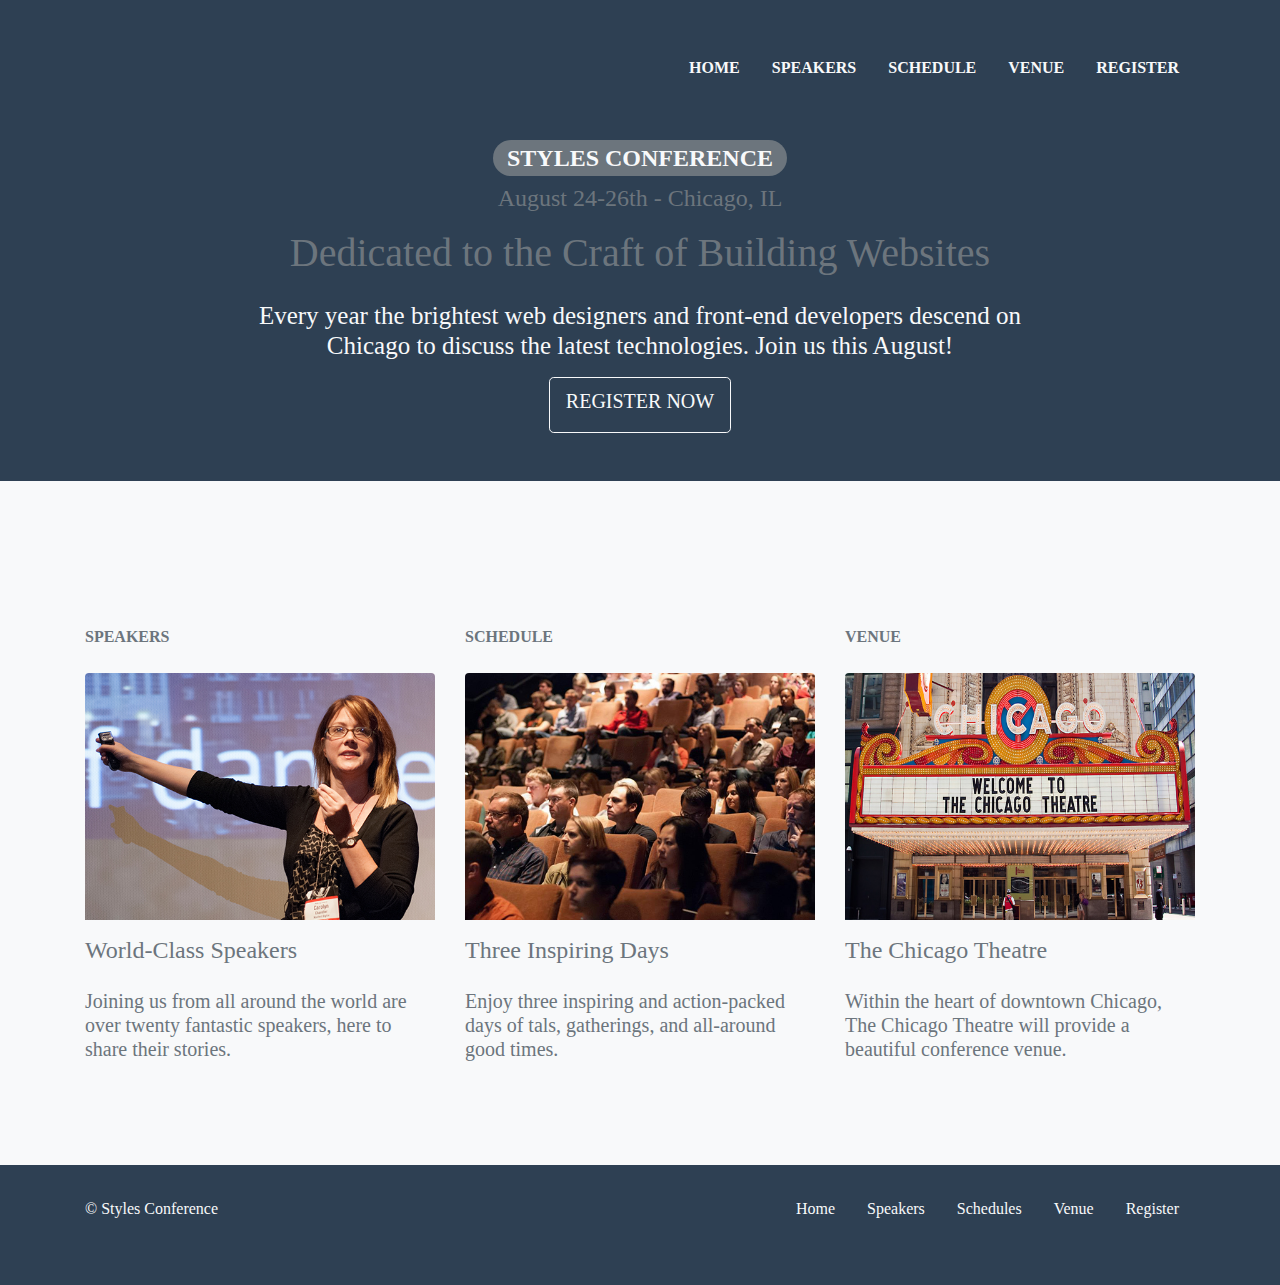
<file: index.html>
<!DOCTYPE html>
<html lang="en">
<head>
  <meta charset="UTF-8">
  <meta http-equiv="X-UA-Compatible" content="IE=edge">
  <meta name="viewport" content="width=device-width, initial-scale=1, shrink-to-fit=no">
  <meta http-equiv="x-ua-compatible" content="ie=edge">
  <link rel="stylesheet" href="https://stackpath.bootstrapcdn.com/bootstrap/4.3.1/css/bootstrap.min.css" integrity="sha384-ggOyR0iXCbMQv3Xipma34MD+dH/1fQ784/j6cY/iJTQUOhcWr7x9JvoRxT2MZw1T" crossorigin="anonymous">
  <link href="css/main.css" rel="stylesheet">
  <title>Style Conference</title>
</head>
<body>

<div  class="container">
<header>
    <nav class="nav flex-column flex-sm-row justify-content-end pt-5 pb-5">
    <a  class="nav-item nav-link text-light font-weight-bold active" href="index.html">HOME</a>
    <a  class="nav-item nav-link text-light font-weight-bold" href="speaker.html">SPEAKERS</a>
    <a  class="nav-item nav-link text-light font-weight-bold" href="schedule.html">SCHEDULE</a>
    <a  class="nav-item nav-link text-light font-weight-bold" href="#">VENUE</a>
    <a  class="nav-item nav-link text-light font-weight-bold" href="#">REGISTER</a>
    </nav>
    <div class="text-center">
    <h2><a class="badge badge-secondary badge-pill  text-light" href="index.html">STYLES CONFERENCE</a></h2>
    </div>
    <h4 class="text-center text-secondary">August 24-26th - Chicago, IL</h4>

    <div class="text-center pb-5">
    <h2 class="h2 p-2 text-secondary ">Dedicated to the Craft of Building Websites</h2>
    <p class="h4 par p-2 text-light">Every year the brightest web designers and front-end developers descend on <br> Chicago to discuss the latest technologies. Join us this August!</p>
    <button type="button" class="btn btn-lg border-light text-light pb-3">REGISTER NOW</button>
    </div>
</header>
</div>

<div class="bg-light pb-5">
<div class="container pt-5">
    <div class="row pt-5 text-secondary">
        <div class="col-12 col-sm-4 stretched pt-5 pb-5">
            <p class="pb-2 font-weight-bold">SPEAKERS</p>
            <img class="img-fluid rounded pb-3" src="img/speakers.jpg" alt="speaker">
            <h4><a class="pb-3 text-secondary stretched-link" href="speaker.html">World-Class Speakers</a></h4>
            <h5 class="pt-3">Joining us from all around the world are over twenty fantastic speakers, here to share their stories.</h5>
        </div>
         <div class="col-12 col-sm-4 pb-5 pt-5 stretched">
             <p class="pb-2 font-weight-bold">SCHEDULE</p>
            <img class="img-fluid rounded pb-3" src="img/schedule.jpg" alt="schedule">
             <h4><a class="pb-3 text-secondary stretched-link" href="schedule.html">Three Inspiring Days</a></h4>
             <h5 class="pt-3">Enjoy three inspiring and action-packed days of tals, gatherings, and all-around good times.</h5>
        </div>
         <div class="col-12 col-sm-4 stretched pt-5 pb-5">
             <p class="pb-2 font-weight-bold">VENUE</p>
            <img class="img-fluid rounded pb-3" src="img/venue.jpg" alt="venue">
             <h4><a class="pb-3 text-secondary stretched-link" href="#">The Chicago Theatre</a></h4>
             <h5 class="pt-3" >Within the heart of downtown Chicago, The Chicago Theatre will provide a beautiful conference venue.</h5>
        </div>
    </div>
</div>
</div>
<footer class="container mb-5 pt-3">
    <div class="row">

      <div class="col-12 col-md-2 col-sm-6 pt-3">
          <p class="text-light">&copy; Styles Conference</p>
    </div>

    <div class="col-12 col-md-10 col-sm-6 ">
    <nav class="nav justify-content-end flex-column flex-sm-row pt-2 ">
    <a  class="nav-item nav-link text-light" href="index.html">Home</a>
    <a  class="nav-item nav-link text-light" href="speaker.html">Speakers</a>
    <a  class="nav-item nav-link text-light" href="schedule.html">Schedules</a>
    <a  class="nav-item nav-link text-light" href="#">Venue</a>
    <a  class="nav-item nav-link text-light" href="#">Register</a>
    </nav>
    </div>
   </div>
</footer>


<script src="https://code.jquery.com/jquery-3.3.1.slim.min.js" integrity="sha384-q8i/X+965DzO0rT7abK41JStQIAqVgRVzpbzo5smXKp4YfRvH+8abtTE1Pi6jizo" crossorigin="anonymous"></script>
<script src="https://cdnjs.cloudflare.com/ajax/libs/popper.js/1.14.7/umd/popper.min.js" integrity="sha384-UO2eT0CpHqdSJQ6hJty5KVphtPhzWj9WO1clHTMGa3JDZwrnQq4sF86dIHNDz0W1" crossorigin="anonymous"></script>
<script src="https://stackpath.bootstrapcdn.com/bootstrap/4.3.1/js/bootstrap.min.js" integrity="sha384-JjSmVgyd0p3pXB1rRibZUAYoIIy6OrQ6VrjIEaFf/nJGzIxFDsf4x0xIM+B07jRM" crossorigin="anonymous"></script>

</body>
</html>
</file>
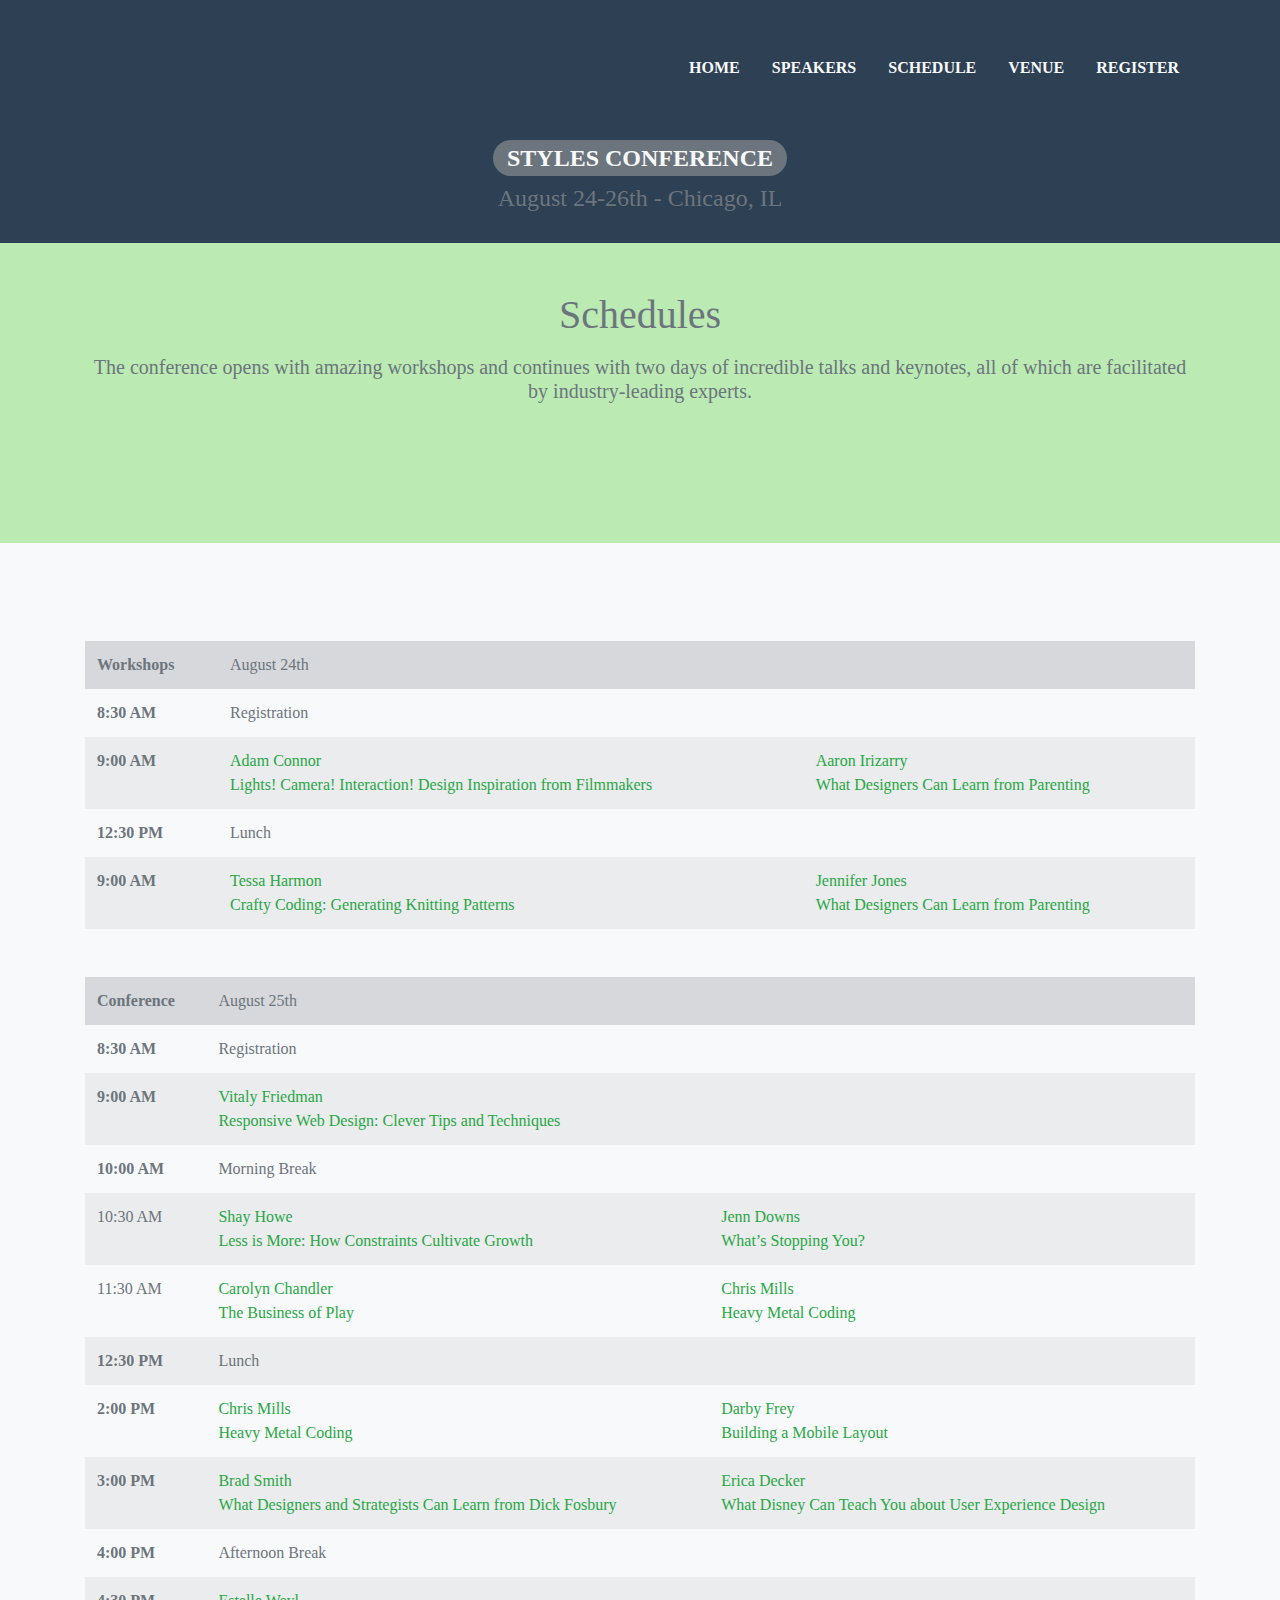
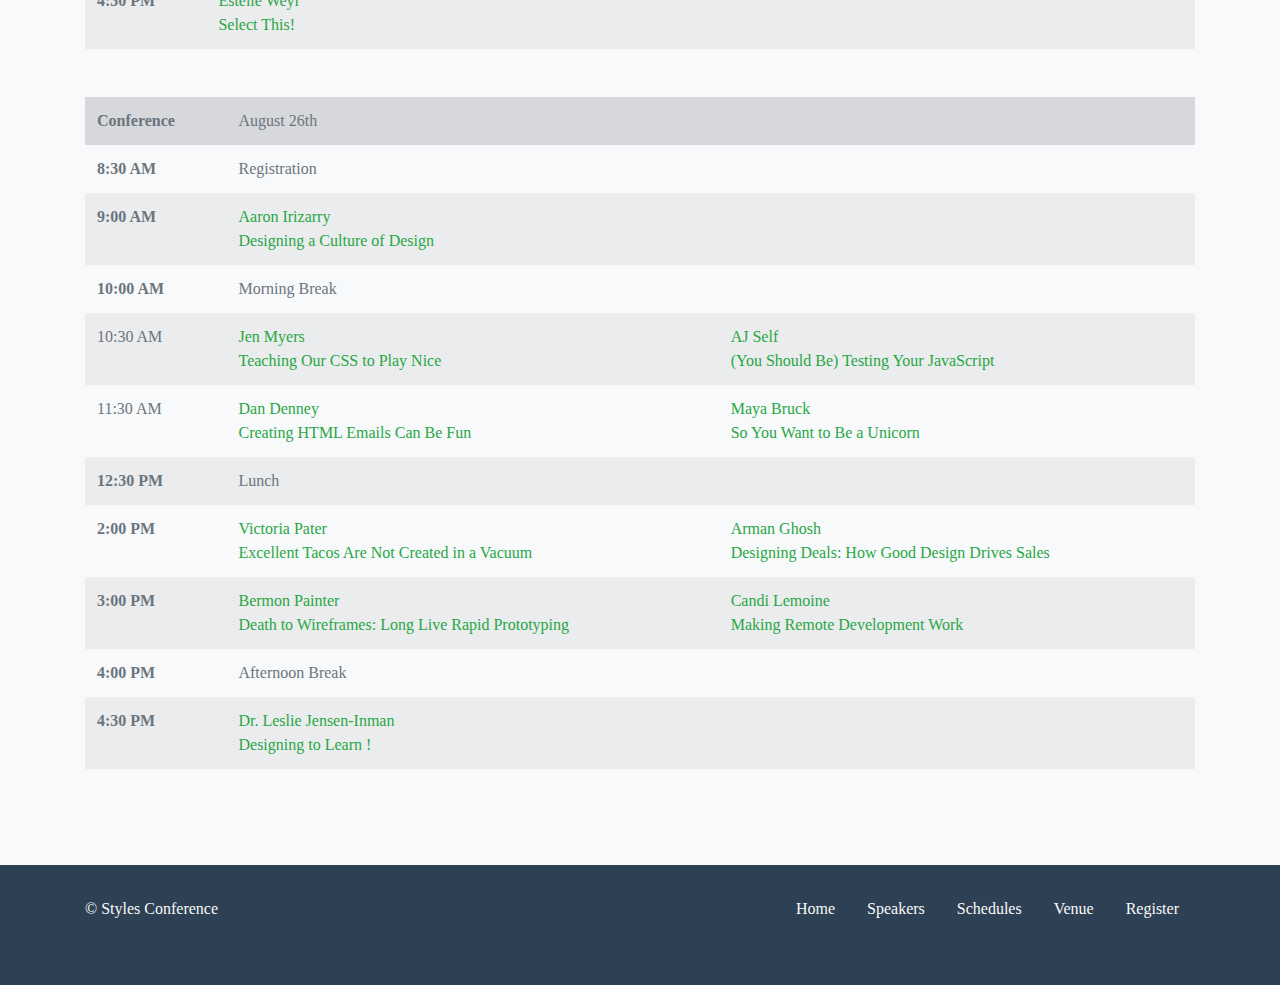
<file: schedule.html>
<!DOCTYPE html>
<html lang="en">
<head>
  <meta charset="UTF-8">
  <meta http-equiv="X-UA-Compatible" content="IE=edge">
  <meta name="viewport" content="width=device-width, initial-scale=1, shrink-to-fit=no">
  <meta http-equiv="x-ua-compatible" content="ie=edge">
  <link rel="stylesheet" href="https://stackpath.bootstrapcdn.com/bootstrap/4.3.1/css/bootstrap.min.css" integrity="sha384-ggOyR0iXCbMQv3Xipma34MD+dH/1fQ784/j6cY/iJTQUOhcWr7x9JvoRxT2MZw1T" crossorigin="anonymous">
  <link href="css/main.css" rel="stylesheet">
  <title>Style Conference</title>
</head>
<body>


<header class="container">
 <nav class="nav flex-column flex-sm-row justify-content-end pt-5 pb-5">
    <a  class="nav-item nav-link text-light font-weight-bold active" href="index.html">HOME</a>
    <a  class="nav-item nav-link text-light font-weight-bold" href="speaker.html">SPEAKERS</a>
    <a  class="nav-item nav-link text-light font-weight-bold" href="schedule.html">SCHEDULE</a>
    <a  class="nav-item nav-link text-light font-weight-bold" href="#">VENUE</a>
    <a  class="nav-item nav-link text-light font-weight-bold" href="#">REGISTER</a>
    </nav>
    <div class="text-center">
    <h2><a class="badge badge-secondary badge-pill  text-light" href="index.html">STYLES CONFERENCE</a></h2>
    </div>
    <h4 class="text-center text-secondary">August 24-26th - Chicago, IL</h4>
</header>
<div class="sec">
<div class="container text-center pt-5">
<h1 class="h1 text-secondary pb-2">Schedules</h1>
<p class="h5 text-secondary">The conference opens with amazing workshops and continues with two days of incredible talks and keynotes, all of which are facilitated by industry-leading experts.</p>
</div>
</div>

<div class="bg-light pt-5 pb-5">
<div class="container mg">

    <table class="table text-secondary table-striped table-hover table-borderless table-lg table-responsive-sm mb-5">
        <tr class="table-secondary">
            <th>Workshops </th>
            <td colspan="2">August 24th </td>
        </tr>
        <tr>
            <th>8:30 AM </th>
            <td colspan="2"> 	Registration  </td>
        </tr>
        <tr>
            <th>9:00 AM </th>
            <td><a class="text-success" href="speaker.html">Adam Connor<br> Lights! Camera! Interaction! Design Inspiration from Filmmakers</a> </td>
            <td><a class="text-success" href="speaker.html">Aaron Irizarry <br>What Designers Can Learn from Parenting</a></td>
        </tr>
         <tr>
            <th>12:30 PM </th>
            <td>Lunch</td>
        </tr>
         <tr>
            <th>9:00 AM </th>
             <td><a class="text-success" href="speaker.html">Tessa Harmon<br> Crafty Coding: Generating Knitting Patterns</a></td>
             <td><a class="text-success" href="speaker.html">Jennifer Jones <br>What Designers Can Learn from Parenting</a></td>
         </tr>
    </table>



  <table class="table text-secondary table-striped table-hover table-borderless table-lg table-responsive-sm mt-5 mb-5">
        <tr class="table-secondary">
            <th>Conference </th>
            <td colspan="2"> August 25th  </td>
        </tr>
        <tr>
            <th>8:30 AM </th>
            <td colspan="2"> 	Registration  </td>
        </tr>
        <tr>
            <th>9:00 AM </th>
            <td colspan="2"><a class="text-success" href="speaker.html"> Vitaly Friedman <br>Responsive Web Design: Clever Tips and Techniques </a> </td>
        </tr>
        <tr>
            <th>10:00 AM</th>
            <td colspan="2">Morning Break</td>
        </tr>
        <tr>
            <td>10:30 AM</td>
            <td><a class="text-success" href="speaker.html">Shay Howe <br> Less is More: How Constraints Cultivate Growth </a></td>
            <td><a class="text-success" href="speaker.html">Jenn Downs <br> What’s Stopping You? </a></td>
        </tr>
        <tr>
            <td>11:30 AM</td>
            <td><a class="text-success" href="speaker.html">Carolyn Chandler <br> The Business of Play </a></td>
            <td><a class="text-success" href="speaker.html">Chris Mills<br>Heavy Metal Coding </a></td>
        </tr>
         <tr>
            <th>12:30 PM </th>
            <td colspan="2">Lunch</td>
        </tr>
         <tr>
            <th>2:00 PM </th>
             <td><a class="text-success" href="speaker.html">Chris Mills<br>Heavy Metal Coding </a></td>
             <td><a class="text-success" href="speaker.html">Darby Frey<br>Building a Mobile Layout </a></td>
         </tr>
         <tr>
            <th>3:00 PM </th>
             <td><a class="text-success" href="speaker.html">Brad Smith<br>What Designers and Strategists Can Learn from Dick Fosbury </a></td>
             <td><a class="text-success" href="speaker.html">Erica Decker<br>What Disney Can Teach You about User Experience Design   </a></td>
         </tr>
         <tr>
            <th>4:00 PM </th>
            <td>Afternoon Break</td>
         </tr>
          <tr>
            <th>4:30 PM </th>
             <td colspan="2"><a class="text-success" href="speaker.html">Estelle Weyl<br>Select This!  </a></td>
         </tr>

    </table>




    <table class="table text-secondary table-striped table-hover table-borderless table-lg table-responsive-sm mb-5 mt-5">
        <tr class="table-secondary">
            <th>Conference </th>
            <td colspan="2"> August 26th  </td>
        </tr>
        <tr>
            <th>8:30 AM </th>
            <td colspan="2"> 	Registration  </td>
        </tr>
        <tr>
            <th>9:00 AM </th>
            <td colspan="2"><a class="text-success" href="speaker.html">Aaron Irizarry<br>Designing a Culture of Design  </a> </td>
        </tr>
        <tr>
            <th>10:00 AM</th>
            <td colspan="2">Morning Break</td>
        </tr>
        <tr>
            <td>10:30 AM</td>
            <td><a class="text-success" href="speaker.html">Jen Myers<br>Teaching Our CSS to Play Nice </a></td>
            <td><a class="text-success" href="speaker.html">AJ Self<br>(You Should Be) Testing Your JavaScript </a></td>
        </tr>
        <tr>
            <td>11:30 AM</td>
            <td><a class="text-success" href="speaker.html">Dan Denney<br>Creating HTML Emails Can Be Fun  </a></td>
            <td><a class="text-success" href="speaker.html">Maya Bruck<br>So You Want to Be a Unicorn </a></td>
        </tr>
         <tr>
            <th>12:30 PM </th>
            <td colspan="2">Lunch</td>
        </tr>
         <tr>
            <th>2:00 PM </th>
             <td><a class="text-success" href="speaker.html">Victoria Pater<br>Excellent Tacos Are Not Created in a Vacuum </a></td>
             <td><a class="text-success" href="speaker.html">Arman Ghosh<br>Designing Deals: How Good Design Drives Sales </a></td>
         </tr>
         <tr>
            <th>3:00 PM </th>
             <td><a class="text-success" href="speaker.html">Bermon Painter<br>Death to Wireframes: Long Live Rapid Prototyping  </a></td>
             <td><a class="text-success" href="speaker.html">Candi Lemoine<br>Making Remote Development Work  </a></td>
         </tr>
         <tr>
            <th>4:00 PM </th>
            <td>Afternoon Break</td>
         </tr>
          <tr>
            <th>4:30 PM </th>
             <td colspan="2"><a class="text-success" href="speaker.html">Dr. Leslie Jensen-Inman<br>Designing to Learn !  </a></td>
         </tr>

    </table>



</div>
</div>


<footer class="container mb-5 pt-3">
    <div class="row">

      <div class="col-12 col-md-2 col-sm-6 pt-3">
          <p class="text-light">&copy; Styles Conference</p>
    </div>

    <div class="col-12 col-md-10 col-sm-6 ">
    <nav class="nav justify-content-end flex-column flex-sm-row pt-2 ">
    <a  class="nav-item nav-link text-light" href="index.html">Home</a>
    <a  class="nav-item nav-link text-light" href="speaker.html">Speakers</a>
    <a  class="nav-item nav-link text-light" href="schedule.html">Schedules</a>
    <a  class="nav-item nav-link text-light" href="#">Venue</a>
    <a  class="nav-item nav-link text-light" href="#">Register</a>
    </nav>
    </div>
   </div>
</footer>



<script src="https://code.jquery.com/jquery-3.3.1.slim.min.js" integrity="sha384-q8i/X+965DzO0rT7abK41JStQIAqVgRVzpbzo5smXKp4YfRvH+8abtTE1Pi6jizo" crossorigin="anonymous"></script>
<script src="https://cdnjs.cloudflare.com/ajax/libs/popper.js/1.14.7/umd/popper.min.js" integrity="sha384-UO2eT0CpHqdSJQ6hJty5KVphtPhzWj9WO1clHTMGa3JDZwrnQq4sF86dIHNDz0W1" crossorigin="anonymous"></script>
<script src="https://stackpath.bootstrapcdn.com/bootstrap/4.3.1/js/bootstrap.min.js" integrity="sha384-JjSmVgyd0p3pXB1rRibZUAYoIIy6OrQ6VrjIEaFf/nJGzIxFDsf4x0xIM+B07jRM" crossorigin="anonymous"></script>

</body>
</html>
</file>
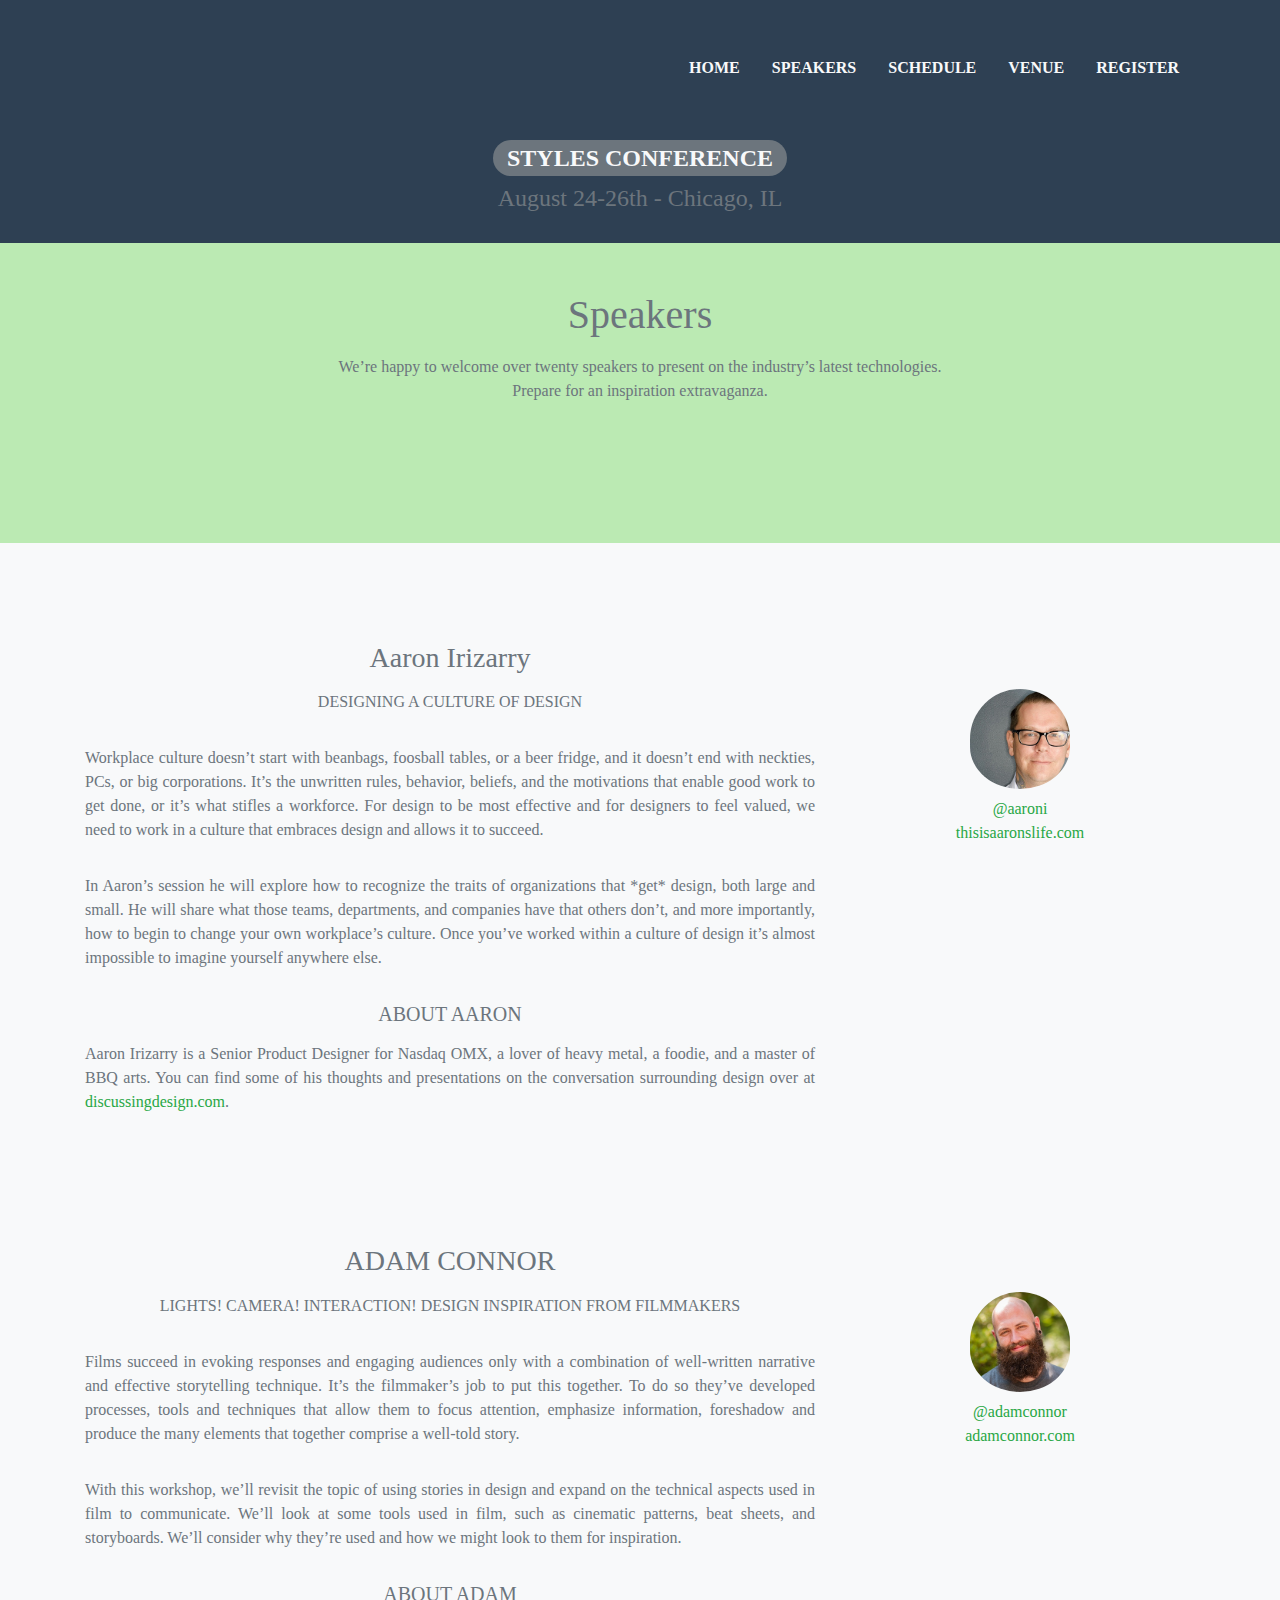
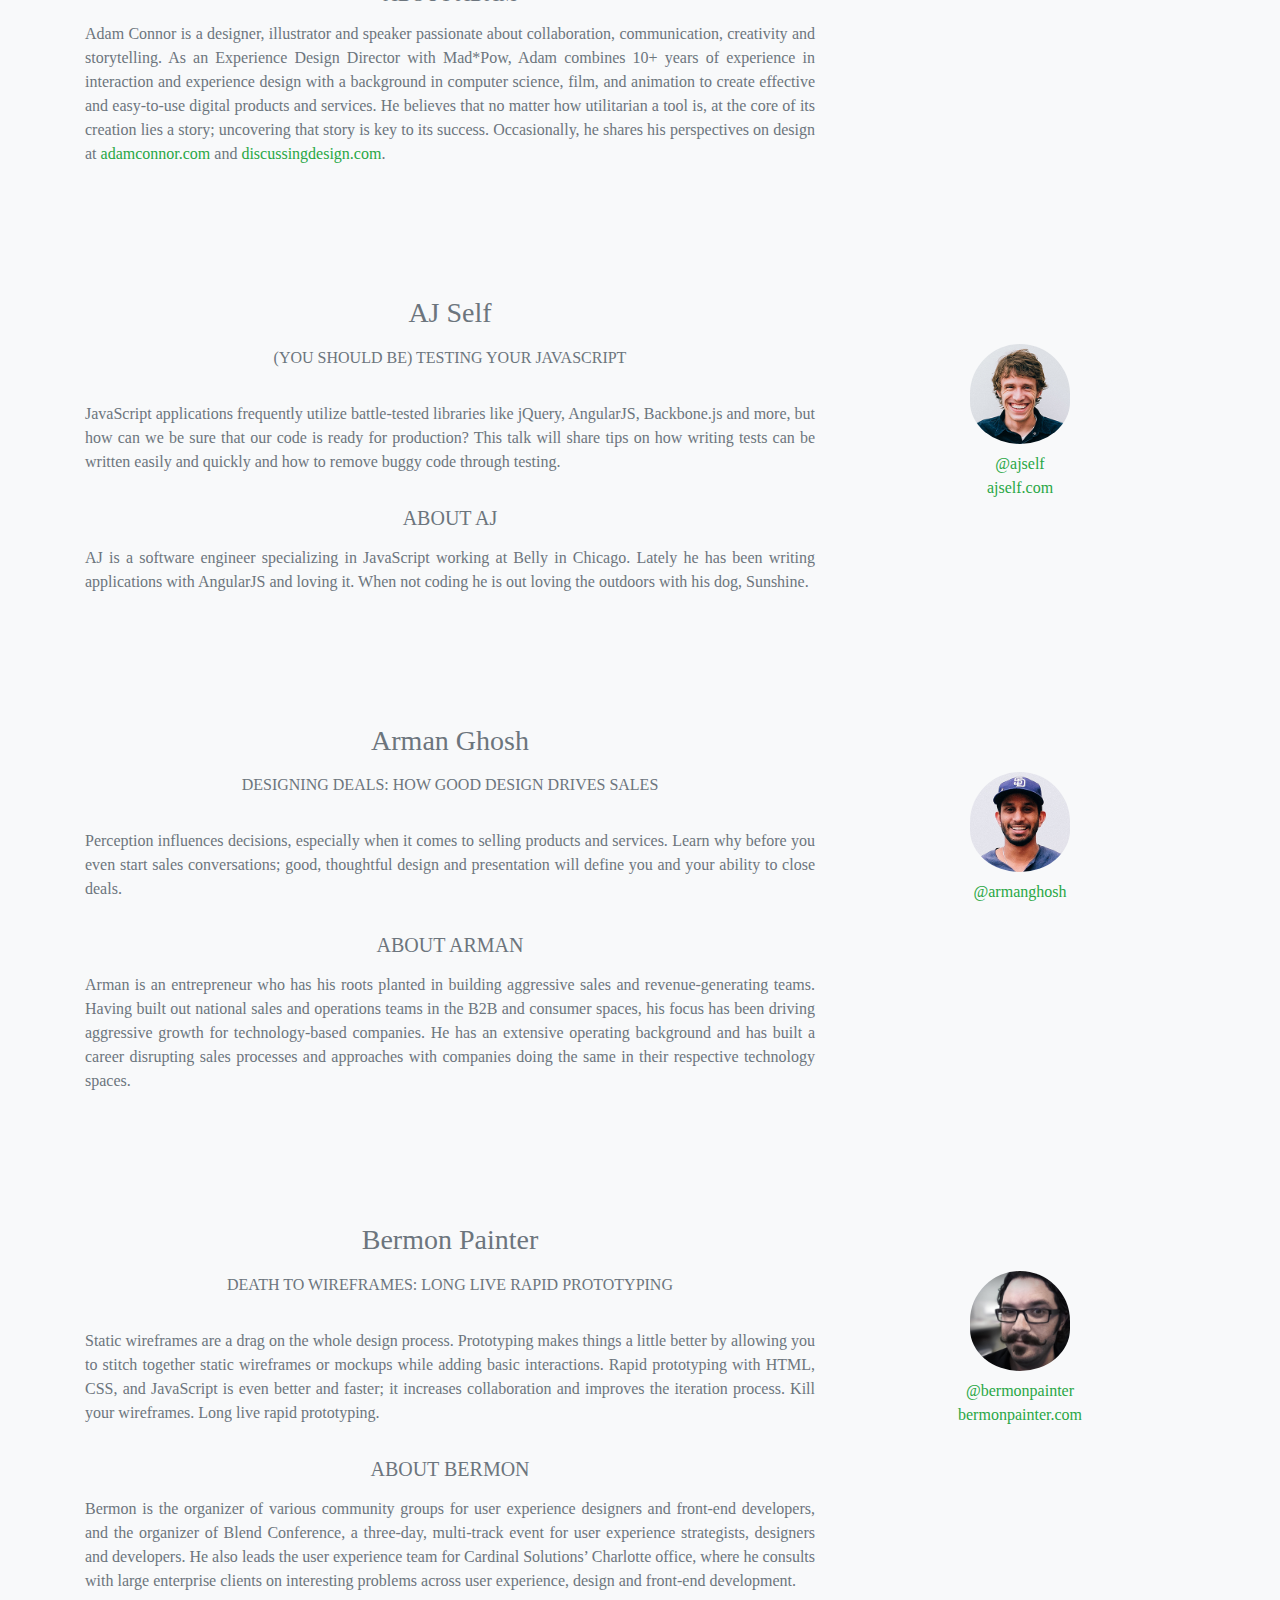
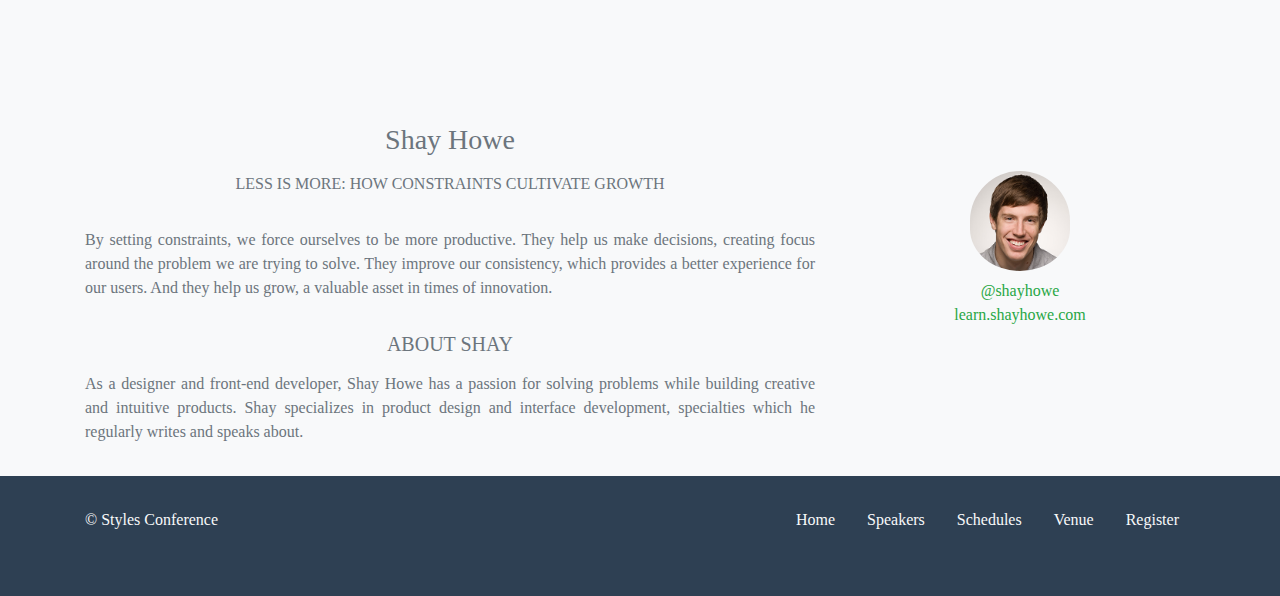
<file: speaker.html>
<!DOCTYPE html>
<html lang="en">
<head>
  <meta charset="UTF-8">
  <meta http-equiv="X-UA-Compatible" content="IE=edge">
  <meta name="viewport" content="width=device-width, initial-scale=1, shrink-to-fit=no">
  <meta http-equiv="x-ua-compatible" content="ie=edge">
  <link rel="stylesheet" href="https://stackpath.bootstrapcdn.com/bootstrap/4.3.1/css/bootstrap.min.css" integrity="sha384-ggOyR0iXCbMQv3Xipma34MD+dH/1fQ784/j6cY/iJTQUOhcWr7x9JvoRxT2MZw1T" crossorigin="anonymous">
  <link href="css/main.css" rel="stylesheet">
  <title>Style Conference</title>
</head>
<body>




<header class="container">
 <nav class="nav flex-column flex-sm-row justify-content-end pt-5 pb-5">
    <a  class="nav-item nav-link text-light font-weight-bold active" href="index.html">HOME</a>
    <a  class="nav-item nav-link text-light font-weight-bold" href="speaker.html">SPEAKERS</a>
    <a  class="nav-item nav-link text-light font-weight-bold" href="schedule.html">SCHEDULE</a>
    <a  class="nav-item nav-link text-light font-weight-bold" href="#">VENUE</a>
    <a  class="nav-item nav-link text-light font-weight-bold" href="#">REGISTER</a>
    </nav>
    <div class="text-center">
    <h2><a class="badge badge-secondary badge-pill  text-light" href="index.html">STYLES CONFERENCE</a></h2>
    </div>
    <h4 class="text-center text-secondary">August 24-26th - Chicago, IL</h4>
</header>
<div class="sec">
<div class="container text-center pt-5">
<h1 class="h1 text-secondary pb-2">Speakers</h1>
<p class="text-secondary">We’re happy to welcome over twenty speakers to present on the industry’s latest technologies.<br> Prepare for an inspiration extravaganza.</p>
</div>
</div>


<div class="bg-light pt-5 ">
<div class="container mg text-secondary">
<div class="row">
  <div class="col-12 col-sm-8  text-justify order-2">
    <h3 class="pb-2 text-center">Aaron Irizarry</h3>
    <p class="pb-3 text-center">DESIGNING A CULTURE OF DESIGN</p>
    <p class="pb-3">Workplace culture doesn’t start with beanbags, foosball tables, or a beer fridge, and it doesn’t end with neckties, PCs, or big corporations. It’s the unwritten rules, behavior, beliefs, and the motivations that enable good work to get done, or it’s what stifles a workforce. For design to be most effective and for designers to feel valued, we need to work in a culture that embraces design and allows it to succeed.</p>
    <p class="pb-3">In Aaron’s session he will explore how to recognize the traits of organizations that *get* design, both large and small. He will share what those teams, departments, and companies have that others don’t, and more importantly, how to begin to change your own workplace’s culture. Once you’ve worked within a culture of design it’s almost impossible to imagine yourself anywhere else.</p>
    <h5 class="pb-2 text-center ">ABOUT AARON</h5>
    <p class="pb-3">Aaron Irizarry is a Senior Product Designer for Nasdaq OMX, a lover of heavy metal, a foodie, and a master of BBQ arts. You can find some of his thoughts and presentations on the conversation surrounding design over at <a class="text-success" href="discussingdesign.com">discussingdesign.com</a>.</p>
  </div>

  <div class="col-12 col-sm-4 pt-5 pb-5 order-md-2 order-lg-2">
   <div class="text-center">
      <img class="img-fluid rounded-pill pb-2" src="img/aaron-irizarry.jpg" alt="aaron" width="100"><br>
   </div>
   <div class="text-center">
       <a class="text-success" href="https://twitter.com/aaroni">@aaroni</a><br>
   </div>
   <div class="text-center">
       <a class="text-success" href="http://www.thisisaaronslife.com">thisisaaronslife.com</a>
   </div>
  </div>
</div>
</div>
</div>



<div class="bg-light pt-5">
<div class="container mg text-secondary">
<div class="row">
  <div class="col-12 col-sm-8  text-justify order-2">
    <h3 class="pb-2 text-center">ADAM CONNOR</h3>
    <p class="pb-3 text-center">LIGHTS! CAMERA! INTERACTION! DESIGN INSPIRATION FROM FILMMAKERS</p>
    <p class="pb-3">Films succeed in evoking responses and engaging audiences only with a combination of well-written narrative and effective storytelling technique. It’s the filmmaker’s job to put this together. To do so they’ve developed processes, tools and techniques that allow them to focus attention, emphasize information, foreshadow and produce the many elements that together comprise a well-told story.</p>
    <p class="pb-3">With this workshop, we’ll revisit the topic of using stories in design and expand on the technical aspects used in film to communicate. We’ll look at some tools used in film, such as cinematic patterns, beat sheets, and storyboards. We’ll consider why they’re used and how we might look to them for inspiration.</p>
    <h5 class="pb-2 text-center ">ABOUT ADAM</h5>
      <p class="pb-3">Adam Connor is a designer, illustrator and speaker passionate about collaboration, communication, creativity and storytelling. As an Experience Design Director with Mad*Pow, Adam combines 10+ years of experience in interaction and experience design with a background in computer science, film, and animation to create effective and easy-to-use digital products and services. He believes that no matter how utilitarian a tool is, at the core of its creation lies a story; uncovering that story is key to its success. Occasionally, he shares his perspectives on design at <a class="text-success" href="adamconnor.com"> adamconnor.com</a> and <a class="text-success" href="discussingdesign.com">discussingdesign.com</a>.</p>
  </div>

  <div class="col-12 col-sm-4 pt-5 pb-5 order-md-2 order-lg-2">
      <div class="list text-center">
      <img class="img-fluid rounded-pill pb-2" src="img/adam-connor.jpg" alt="adam" width="100"><br>
     <a class="text-success" href="https://twitter.com/adamconnor">@adamconnor</a><br>
       <a class="text-success" href="http://adamconnor.com">adamconnor.com</a>
      </div>

  </div>
</div>
</div>
</div>


<div class="bg-light pt-5">
<div class="container mg text-secondary">
<div class="row">
  <div class="col-12 col-sm-8  text-justify order-2">
    <h3 class="pb-2 text-center">AJ Self</h3>
    <p class="pb-3 text-center">(YOU SHOULD BE) TESTING YOUR JAVASCRIPT</p>
    <p class="pb-3">JavaScript applications frequently utilize battle-tested libraries like jQuery, AngularJS, Backbone.js and more, but how can we be sure that our code is ready for production? This talk will share tips on how writing tests can be written easily and quickly and how to remove buggy code through testing.</p>
   <h5 class="pb-2 text-center ">ABOUT AJ</h5>
    <p class="pb-3">AJ is a software engineer specializing in JavaScript working at Belly in Chicago. Lately he has been writing applications with AngularJS and loving it. When not coding he is out loving the outdoors with his dog, Sunshine.</p>
  </div>

  <div class="col-12 col-sm-4 pt-5 pb-5 order-md-2 order-lg-2 text-justify">
      <div class="text-center">
      <img class="img-fluid rounded-pill pb-2" src="img/aj-self.jpg" alt="aaron" width="100"><br>
      <a class="text-success" href="https://twitter.com/ajself">@ajself</a><br>
     <a class="text-success" href="http://www.ajself.com/">ajself.com</a>
      </div>

  </div>
</div>
</div>
</div>


<div class="bg-light pt-5">
<div class="container mg text-secondary">
<div class="row">
  <div class="col-12 col-sm-8  text-justify order-2">
    <h3 class="pb-2 text-center">Arman Ghosh</h3>
    <p class="pb-3 text-center">DESIGNING DEALS: HOW GOOD DESIGN DRIVES SALES</p>
    <p class="pb-3">Perception influences decisions, especially when it comes to selling products and services. Learn why before you even start sales conversations; good, thoughtful design and presentation will define you and your ability to close deals.</p>
   <h5 class="pb-2 text-center ">ABOUT ARMAN</h5>
    <p class="pb-3">Arman is an entrepreneur who has his roots planted in building aggressive sales and revenue-generating teams. Having built out national sales and operations teams in the B2B and consumer spaces, his focus has been driving aggressive growth for technology-based companies. He has an extensive operating background and has built a career disrupting sales processes and approaches with companies doing the same in their respective technology spaces.</p>
  </div>

  <div class="col-12 col-sm-4 pt-5 pb-5 order-md-2 order-lg-2">
      <div class="text-center">
      <img class="img-fluid rounded-pill pb-2" src="img/arman-ghosh.jpg" alt="aaron" width="100"><br>
     <a class="text-success" href="https://twitter.com/armanghosh">@armanghosh</a>
      </div>

  </div>
</div>
</div>
</div>


<div class="bg-light pt-5">
<div class="container mg text-secondary">
<div class="row">
  <div class="ol-12 col-sm-8  text-justify order-2">
    <h3 class="pb-2 text-center">Bermon Painter</h3>
    <p class="pb-3 text-center">DEATH TO WIREFRAMES: LONG LIVE RAPID PROTOTYPING</p>
    <p class="pb-3">Static wireframes are a drag on the whole design process. Prototyping makes things a little better by allowing you to stitch together static wireframes or mockups while adding basic interactions. Rapid prototyping with HTML, CSS, and JavaScript is even better and faster; it increases collaboration and improves the iteration process. Kill your wireframes. Long live rapid prototyping.</p>
   <h5 class="pb-2 text-center ">ABOUT BERMON</h5>
    <p class="pb-3">Bermon is the organizer of various community groups for user experience designers and front-end developers, and the organizer of Blend Conference, a three-day, multi-track event for user experience strategists, designers and developers. He also leads the user experience team for Cardinal Solutions’ Charlotte office, where he consults with large enterprise clients on interesting problems across user experience, design and front-end development.</p>
  </div>

  <div class="col-12 col-sm-4 pt-5 pb-5 order-md-2 order-lg-2">
      <div class="text-center">
      <img class="img-fluid rounded-pill pb-2" src="img/bermon-painter.jpg" alt="aaron" width="100"><br>
          <a class="text-success" href="https://twitter.com/bermonpainter">@bermonpainter</a><br>
          <a class="text-success" href="http://bermonpainter.com/">bermonpainter.com</a>
      </div>

  </div>
</div>
</div>
</div>


<div class="bg-light pt-5">
<div class="container mg text-secondary">
<div class="row">
  <div class="col-12 col-sm-8  text-justify order-2">
    <h3 class="pb-2 text-center">Shay Howe</h3>
    <p class="pb-3 text-center">LESS IS MORE: HOW CONSTRAINTS CULTIVATE GROWTH</p>
    <p class="pb-3">By setting constraints, we force ourselves to be more productive. They help us make decisions, creating focus around the problem we are trying to solve. They improve our consistency, which provides a better experience for our users. And they help us grow, a valuable asset in times of innovation.</p>
   <h5 class="pb-2 text-center ">ABOUT SHAY</h5>
    <p class="pb-3">As a designer and front-end developer, Shay Howe has a passion for solving problems while building creative and intuitive products. Shay specializes in product design and interface development, specialties which he regularly writes and speaks about.</p>
  </div>

  <div class="col-12 col-sm-4 pt-5 pb-5 order-md-2 order-lg-2">
      <div class="text-center">
      <img class="img-fluid rounded-pill pb-2" src="img/shay-howe.jpg" alt="aaron" width="100"><br>
          <a class="text-success" href="https://twitter.com/shayhowe">@shayhowe</a><br>
          <a class="text-success" href="http://learn.shayhowe.com/">learn.shayhowe.com</a>
      </div>

  </div>
</div>
</div>
</div>



<footer class="container mb-5 pt-3">
    <div class="row">

      <div class="col-12 col-md-2 col-sm-6 pt-3">
          <p class="text-light">&copy; Styles Conference</p>
      </div>

    <div class="col-12 col-md-10 col-sm-6 ">
    <nav class="nav justify-content-end flex-column flex-sm-row pt-2 ">
    <a  class="nav-item nav-link text-light" href="index.html">Home</a>
    <a  class="nav-item nav-link text-light" href="speaker.html">Speakers</a>
    <a  class="nav-item nav-link text-light" href="schedule.html">Schedules</a>
    <a  class="nav-item nav-link text-light" href="#">Venue</a>
    <a  class="nav-item nav-link text-light" href="#">Register</a>
    </nav>
    </div>
   </div>
</footer>





<script src="https://code.jquery.com/jquery-3.3.1.slim.min.js" integrity="sha384-q8i/X+965DzO0rT7abK41JStQIAqVgRVzpbzo5smXKp4YfRvH+8abtTE1Pi6jizo" crossorigin="anonymous"></script>
<script src="https://cdnjs.cloudflare.com/ajax/libs/popper.js/1.14.7/umd/popper.min.js" integrity="sha384-UO2eT0CpHqdSJQ6hJty5KVphtPhzWj9WO1clHTMGa3JDZwrnQq4sF86dIHNDz0W1" crossorigin="anonymous"></script>
<script src="https://stackpath.bootstrapcdn.com/bootstrap/4.3.1/js/bootstrap.min.js" integrity="sha384-JjSmVgyd0p3pXB1rRibZUAYoIIy6OrQ6VrjIEaFf/nJGzIxFDsf4x0xIM+B07jRM" crossorigin="anonymous"></script>


</body>
</html>
</file>
<file: css/main.css>
body{
    font-family:'sans-serif';
    background-color: 	rgb( 46, 64, 83);
}

.par{
    font-size:25px;
}
.h2{
    font-size:40px;
}
.sec{
    background-color:RGB(187, 234, 179);
    height:300px;
    margin-top:30px;
}
.mg{
    padding-top:50px;
}
</file>
